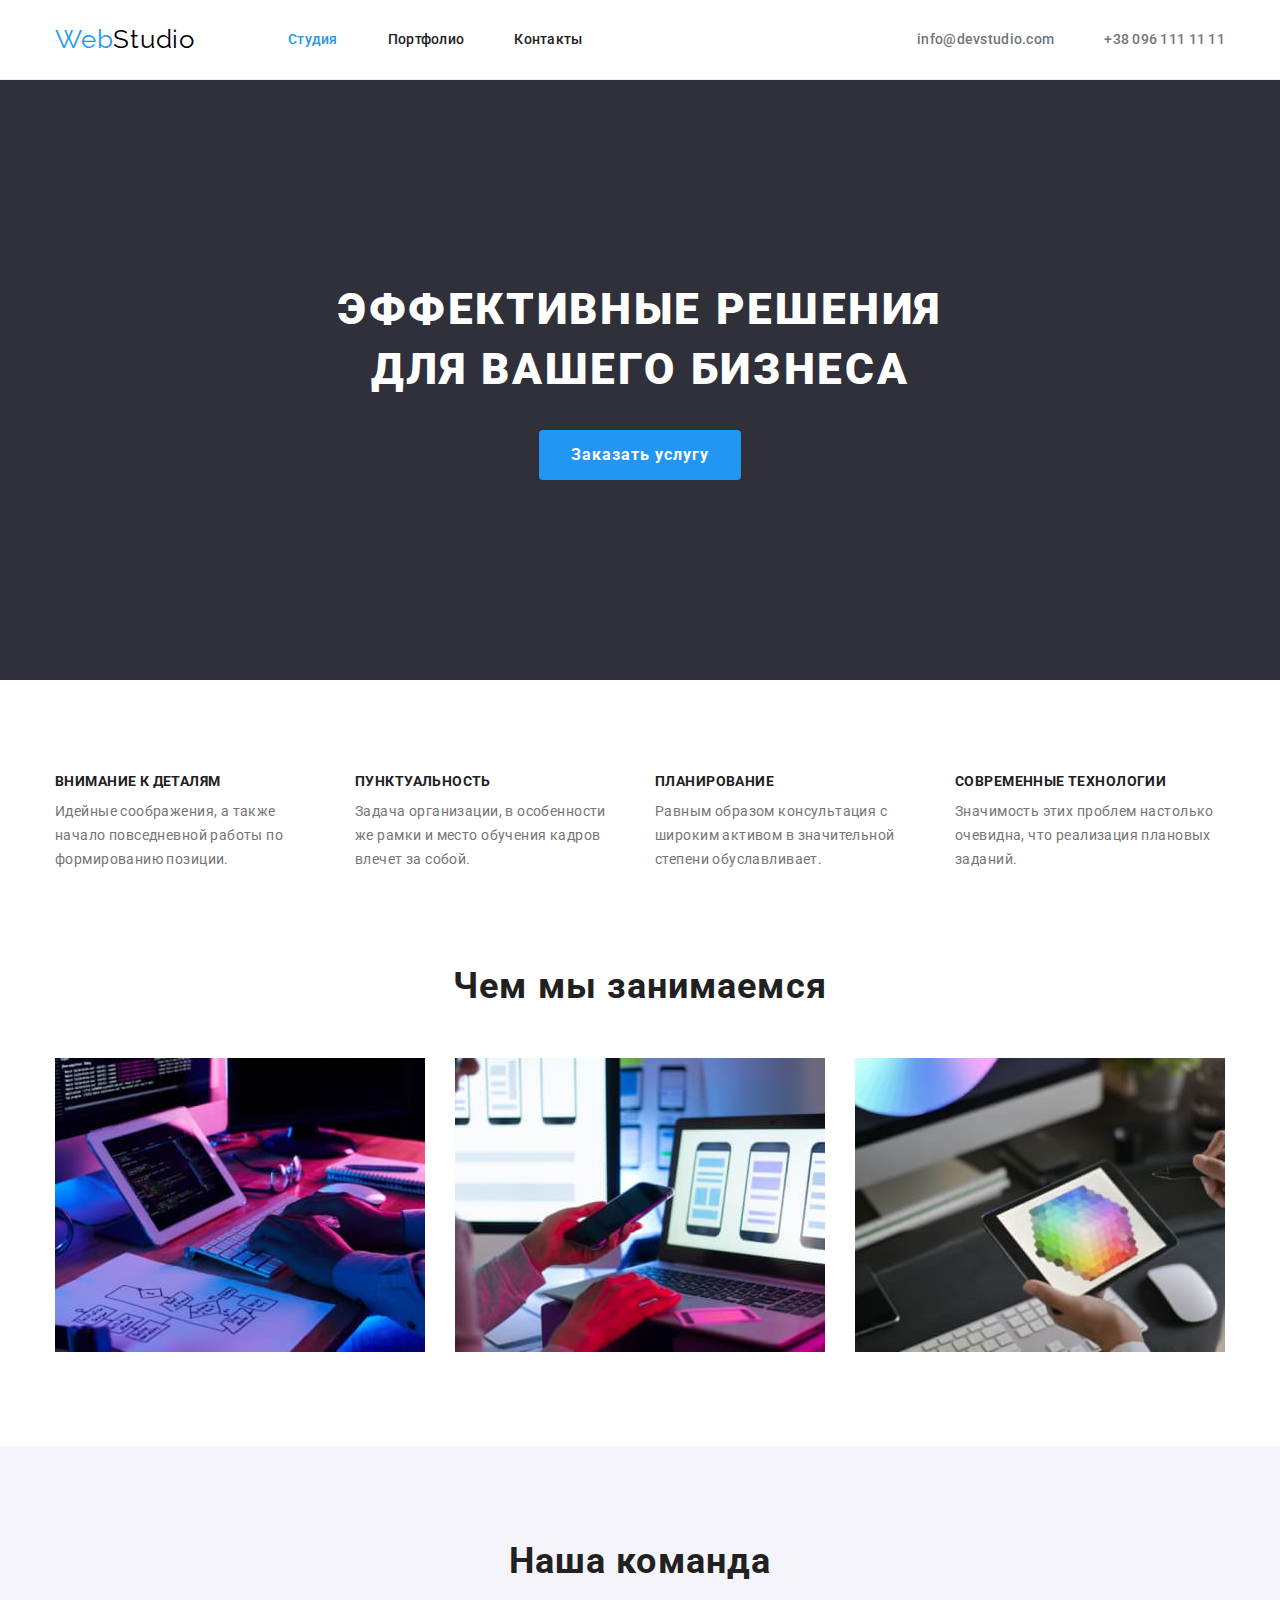
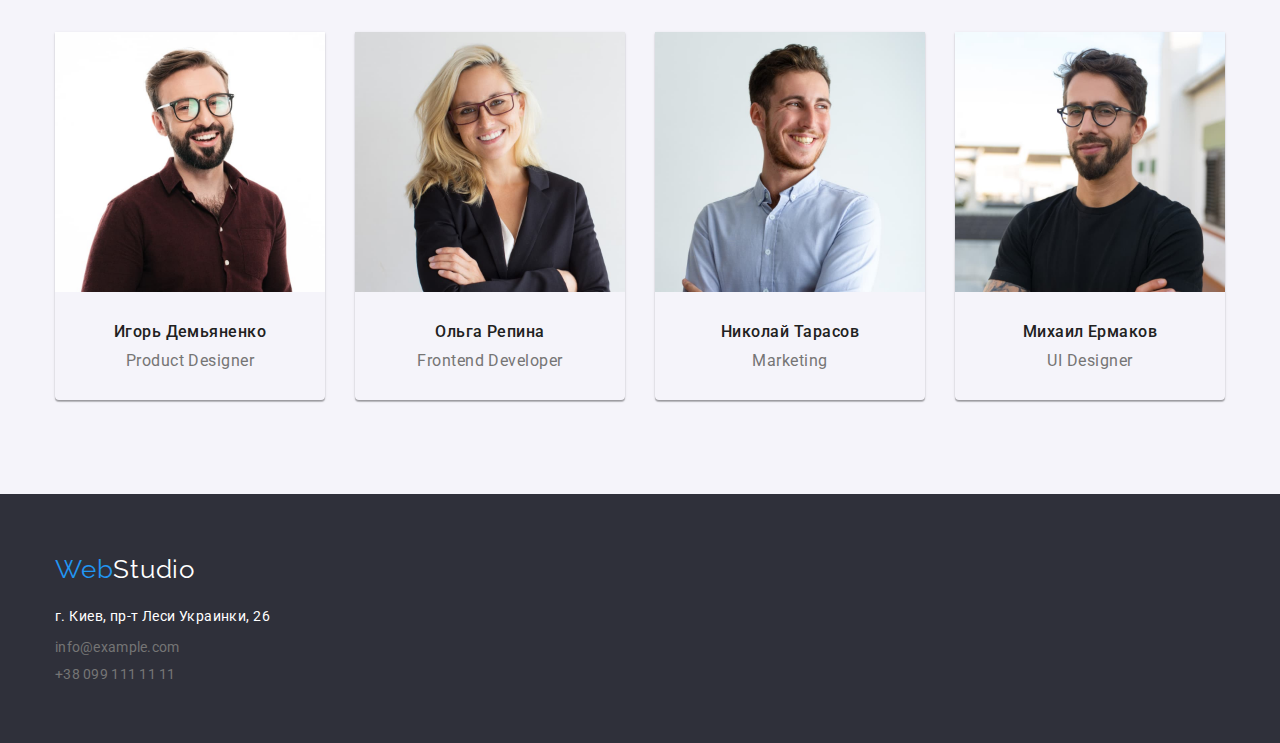
<file: index.html>
<!DOCTYPE html>
<html lang="ru">
<head>
    <meta charset="UTF-8">
    <meta http-equiv="X-UA-Compatible" content="IE=edge">
    <meta name="viewport" content="width=device-width, initial-scale=1.0">
    <title>Студия</title>
    <link rel="preconnect" href="https://fonts.gstatic.com">
    <link href="https://fonts.googleapis.com/css2?family=Raleway:wght@700&family=Roboto:wght@400;500;700;900&display=swap"
        rel="stylesheet">
    <link rel="stylesheet" href="https://cdnjs.cloudflare.com/ajax/libs/modern-normalize/1.0.0/modern-normalize.min.css" />
    <link rel="stylesheet" href="./css/styles.css">
</head>
<body>
<!--HEADER-->
    <header class="header">
        <div class="container header-container">
            <nav class="navigation">
                <a class="logo-link link" href="./index.html" lang=en><span class="logo-part">Web</span>Studio</a>
                <ul class="menu list">
                    <li class="menu-item">
                        <a class="menu-link link current" href="./index.html">Студия</a>
                    </li>
                    <li class="menu-item">
                        <a class="menu-link link" href="./portfolio.html">Портфолио</a>
                    </li>
                    <li class="menu-item">
                        <a class="menu-link link" href="">Контакты</a>
                    </li>
                </ul>
            </nav>
            <ul class="contacts list">
                <li class="contacts-item">
                    <a class="mail-link link" href="mailto:info@devstudio.com">info@devstudio.com</a>
                </li>
                <li class="contacts-item">
                    <a class="tel-link link" href="tel:+38096111111">+38 096 111 11 11</a>
                </li>
            </ul>
        </div>
    </header>
    <main>
<!--HERO-->
        <section class="hero">
            <div class="container">
                <h1 class="hero-title">Эффективные решения <br> для вашего бизнеса</h1>
                <button class="modal-btn btn" type="button">Заказать услугу</button>
            </div>
        </section>

<!--BENEFITS-->
        <section class="benefits-section">
            <div class="container">
                <h2 class="visually-hidden">Преимущества</h2>
                <ul class="benefits list">
                    <li class="benefits-item">
                        <h3 class="benefits-item-title">Внимание к деталям </h3>
                        <p class="benefits-item-description">Идейные соображения, а также начало
                            повседневной работы по формированию позиции.</p>
                    </li>
                    <li class="benefits-item">
                        <h3 class="benefits-item-title">Пунктуальность </h3>
                        <p class="benefits-item-description">Задача организации, в особенности же
                            рамки и место обучения кадров влечет за собой.</p>
                    </li>
                    <li class="benefits-item">
                        <h3 class="benefits-item-title">Планирование </h3>
                        <p class="benefits-item-description">Равным образом консультация с широким
                            активом в значительной степени обуславливает.</p>
                    </li>
                    <li class="benefits-item">
                        <h3 class="benefits-item-title">Современные технологии </h3>
                        <p class="benefits-item-description">Значимость этих проблем настолько очевидна,
                            что реализация плановых заданий.</p>
                    </li>
                </ul>
            </div>
        </section>

<!--PORTFOLIO-->
        <section class="portfolio-section">
            <div class="container">
                <h2 class="section-title">Чем мы занимаемся</h2>
                <ul class="portfolio list">
                    <li class="portfolio-item">
                        <img class="portfolio-item-img" src="./images/what-we-do/img.jpg" alt="Разработчик пишет код" width="370"
                            height="294">
                    </li>
                    <li class="portfolio-item">
                        <img class="portfolio-item-img" src="./images/what-we-do/img-1.jpg" alt="Дизайнер разрабатывает интерфейс"
                            width="370" height="294">
                    </li>
                    <li class="portfolio-item">
                        <img class="portfolio-item-img" src="./images/what-we-do/img-2.jpg" alt="Дизайнер подбирает цвета" width="370"
                            height="294">
                    </li>
                </ul>
            </div>
        </section>

<!--TEAM-->
        <section class="team section">
            <div class="container">
                <h2 class="section-title">Наша команда</h2>
                <ul class="team-list list">
                    <li class="team-item">
                        <img class="team-item-img" src="./images/our-team/ihor.jpg" alt="Игорь Демьяненко" width="270" height="260">
                        <div class="team-description">
                            <h3 class="team-item-title">Игорь Демьяненко</h3>
                            <p class="team-item-description" lang="en">Product Designer</p>
                        </div>  
                    </li>
                    <li class="team-item">
                        <img class="team-item-img" src="./images/our-team/olha.jpg" alt="Ольга Репина" width="270" height="260">
                        <div class="team-description">
                            <h3 class="team-item-title">Ольга Репина</h3>
                            <p class="team-item-description" lang="en">Frontend Developer</p>
                        </div>
                    </li>
                    <li class="team-item">
                        <img class="team-item-img" src="./images/our-team/nick.jpg" alt="Николай Тарасов" width="270" height="260">
                        <div class="team-description">
                            <h3 class="team-item-title">Николай Тарасов</h3>
                            <p class="team-item-description" lang="en">Marketing</p>
                        </div>
                    </li>
                    <li class="team-item">
                        <img class="team-item-img" src="./images/our-team/mike.jpg" alt="Михаил Ермаков" width="270" height="260">
                        <div class="team-description">
                            <h3 class="team-item-title">Михаил Ермаков</h3>
                            <p class="team-item-description" lang="en">UI Designer</p>
                        </div>
                    </li>
                </ul>
            </div>
        </section>
    </main>
<!--FOOTER-->
    <footer class="footer">
        <div class="container footer-container">
            <a class="footer-logo-link link" href="./index.html" lang=en><span class="logo-part">Web</span>Studio</a>
            <address class="address-list">
                <ul class="address-items list">
                    <li class="address-item">
                        <a class="map-link link" href="https://goo.gl/maps/Dh8G3uwG5ZsZuSZK8" target="_blank"
                            rel="noopener noreferrer">г. Киев, пр-т Леси
                            Украинки, 26</a>
                    </li>
                    <li class="address-item">
                        <a class="footer-mail-link link" href="mailto:info@example.com">info@example.com</a>
                    </li>
                    <li class="address-item">
                        <a class="footer-tel-link link" href="tel:+380991111111">+38 099 111 11 11</a>
                    </li>
                </ul>
            </address>
        </div>
    </footer>
</body>
</html>
</file>
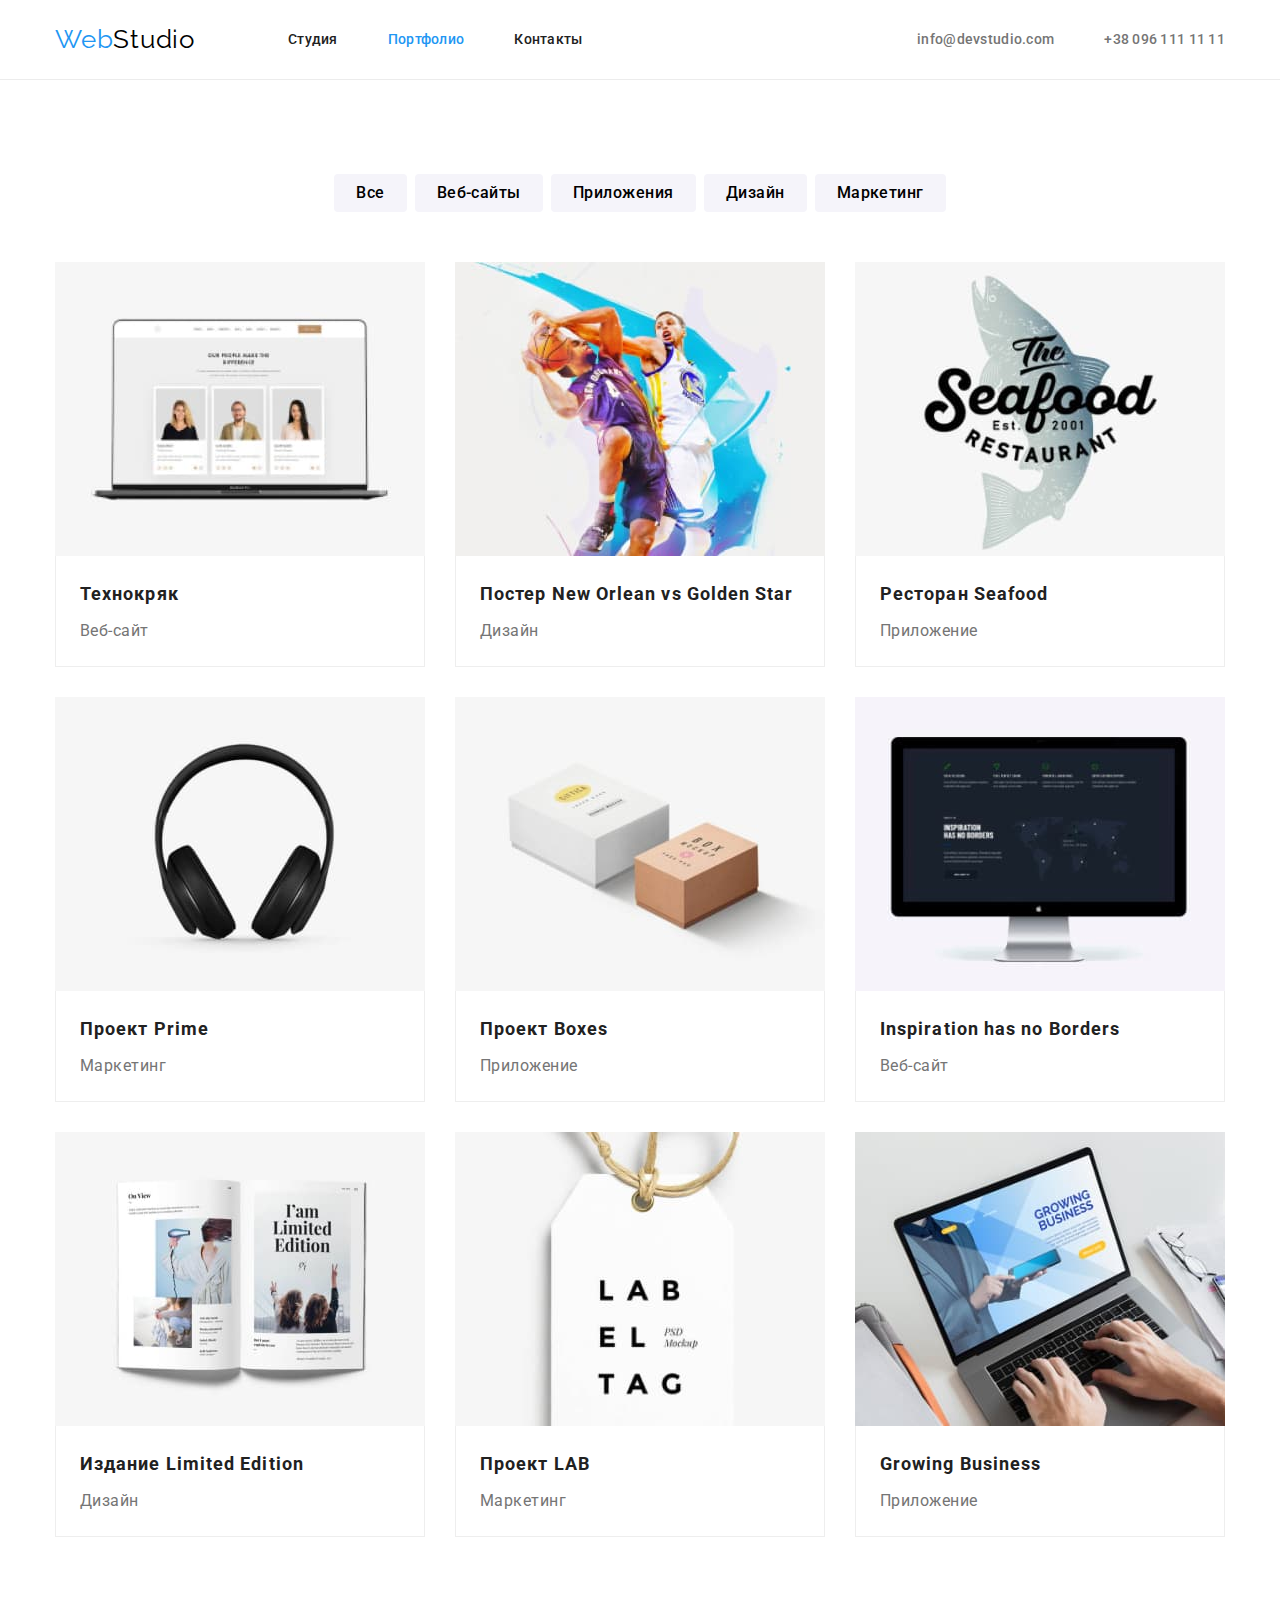
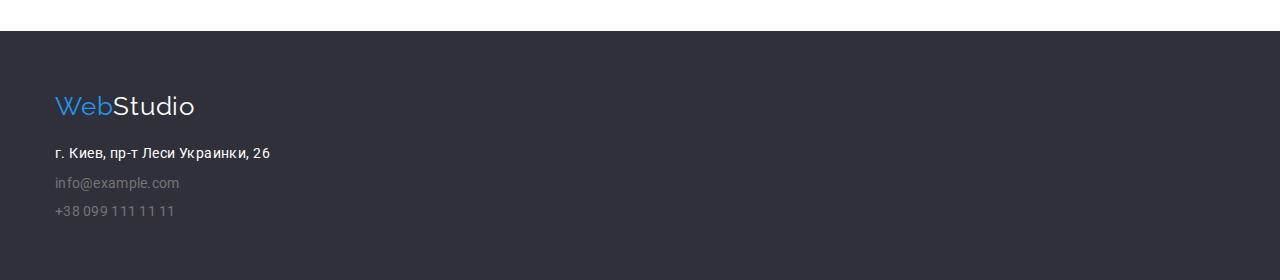
<file: portfolio.html>
<!DOCTYPE html>
<html lang="en">
<head>
    <meta charset="UTF-8">
    <meta http-equiv="X-UA-Compatible" content="IE=edge">
    <meta name="viewport" content="width=device-width, initial-scale=1.0">
    <title>Студия Портфолио</title>
    <link rel="preconnect" href="https://fonts.gstatic.com">
    <link href="https://fonts.googleapis.com/css2?family=Raleway:wght@700&family=Roboto:wght@400;500;700;900&display=swap"
        rel="stylesheet">
    <link rel="stylesheet" href="https://cdnjs.cloudflare.com/ajax/libs/modern-normalize/1.0.0/modern-normalize.min.css" />
    <link rel="stylesheet" href="./css/styles.css">
</head>
<body>
<!--HEADER-->
    <header class="header">
        <div class="container header-container">
            <nav class="navigation">
                <a class="logo-link link" href="./index.html" lang=en><span class="logo-part">Web</span>Studio</a>
                <ul class="menu list">
                    <li class="menu-item">
                        <a class="menu-link link" href="./index.html">Студия</a>
                    </li>
                    <li class="menu-item">
                        <a class="menu-link link current" href="./portfolio.html">Портфолио</a>
                    </li>
                    <li class="menu-item">
                        <a class="menu-link link" href="">Контакты</a>
                    </li>
                </ul>
            </nav>
            <ul class="contacts list">
                <li class="contacts-item">
                    <a class="mail-link link" href="mailto:info@devstudio.com">info@devstudio.com</a>
                </li>
                <li class="contacts-item">
                    <a class="tel-link link" href="tel:+38096111111">+38 096 111 11 11</a>
                </li>
            </ul>
        </div>
    </header>
<!--PORTFOLIO-->
    <section class="section">
        <div class="container">
            <h2 class="visually-hidden"> Портфолио</h2>
            <ul class="filters list">
                <li class="filter-item">
                    <button class="filter-btn btn" type="button">Все</button>
                </li>
                <li class="filter-item">
                    <button class="filter-btn btn" type="button">Веб-сайты</button>
                </li>
                <li class="filter-item">
                    <button class="filter-btn btn" type="button">Приложения</button>
                </li>
                <li class="filter-item">
                    <button class="filter-btn btn" type="button">Дизайн</button>
                </li>
                <li class="filter-item">
                    <button class="filter-btn btn" type="button">Маркетинг</button>
                </li>
            </ul>    
            <ul class="portfolio-page-items list">
            <li class="portfolio-page-item">
                <a class="portfolio-page-card link" href="">
                    <img class="portfolio-page-item-img" src="./images/portfolio-list/technokryak.jpg"
                    alt="Страница сайта на экране ноутбука" width="370" height="294">
                    <div class="portfolio-page-card-dscr">
                        <h3 class="portfolio-page-item-title">Технокряк</h3>
                        <p class="portfolio-page-item-description">Веб-сайт</p>
                    </div>
                </a>
            </li>
            <li class="portfolio-page-item">
                <a class="portfolio-page-card link" href="">
                <img class="portfolio-page-item-img" src="./images/portfolio-list/new-orlean-poster.jpg" alt="Постер" width="370"
                    height="294">
                    <div class="portfolio-page-card-dscr">
                        <h3 class="portfolio-page-item-title">Постер <span lang=en>New Orlean vs Golden Star</span></h3>
                        <p class="portfolio-page-item-description">Дизайн</p>
                    </div>
                </a>
            </li>
            <li class="portfolio-page-item">
                <a class="portfolio-page-card link" href="">
                    <img class="portfolio-page-item-img" src="./images/portfolio-list/restraunt-seafood.jpg" alt="Логотип ресторана"
                    width="370" height="294">
                    <div class="portfolio-page-card-dscr">
                        <h3 class="portfolio-page-item-title">Ресторан <span lang=en>Seafood</span></h3>
                        <p class="portfolio-page-item-description">Приложение</p>
                    </div>
                </a>
            </li>
            <li class="portfolio-page-item">
                <a class="portfolio-page-card link" href="">
                    <img class="portfolio-page-item-img" src="./images/portfolio-list/project-prime.jpg" alt="Наушники" width="370"
                    height="294">
                    <div class="portfolio-page-card-dscr">
                        <h3 class="portfolio-page-item-title">Проект <span lang=en>Prime</span></h3>
                        <p class="portfolio-page-item-description">Маркетинг</p>
                    </div>
                </a>
            </li>
            <li class="portfolio-page-item">
                <a class="portfolio-page-card link" href="">
                    <img class="portfolio-page-item-img" src="./images/portfolio-list/project-boxes.jpg" alt="Коробки" width="370"
                    height="294">
                    <div class="portfolio-page-card-dscr">
                        <h3 class="portfolio-page-item-title">Проект <span lang=en>Boxes</span></h3>
                        <p class="portfolio-page-item-description">Приложение</p>
                    </div>
                </a>
            </li>
            <li class="portfolio-page-item">
                <a class="portfolio-page-card link" href="">
                    <img class="portfolio-page-item-img" src="./images/portfolio-list/inspiration.jpg" alt="Страница сайта на монитрое"
                    width="370" height="294">
                    <div class="portfolio-page-card-dscr">
                        <h3 class="portfolio-page-item-title" lang=en>Inspiration has no Borders</h3>
                        <p class="portfolio-page-item-description">Веб-сайт</p>
                    </div>
                </a>
            </li>
            <li class="portfolio-page-item">
                <a class="portfolio-page-card link" href="">
                    <img class="portfolio-page-item-img" src="./images/portfolio-list/limited-edition.jpg" alt="Разворот журнала"
                    width="370" height="294">
                    <div class="portfolio-page-card-dscr">
                        <h3 class="portfolio-page-item-title">Издание <span lang=en>Limited Edition</span></h3>
                        <p class="portfolio-page-item-description">Дизайн</p>
                    </div>
                </a>
            </li>
            <li class="portfolio-page-item">
                <a class="portfolio-page-card link" href="">
                    <img class="portfolio-page-item-img" src="./images/portfolio-list/project-lab.jpg" alt="Логотип проекта" width="370"
                    height="294">
                    <div class="portfolio-page-card-dscr">
                        <h3 class="portfolio-page-item-title">Проект <span lang=en>LAB</span></h3>
                        <p class="portfolio-page-item-description">Маркетинг</p>
                    </div>
                </a>
            </li>
            <li class="portfolio-page-item">
                <a class="portfolio-page-card link" href="">
                    <img class="portfolio-page-item-img" src="./images/portfolio-list/growing-bussiness.jpg"
                    alt="Реклама приложения на экране ноутбука" width="370" height="294">
                    <div class="portfolio-page-card-dscr">
                        <h3 class="portfolio-page-item-title" lang=en>Growing Business</h3>
                        <p class="portfolio-page-item-description">Приложение</p>
                    </div>
                </a>
            </li>
            </ul>
        </div>

    </section>
<!--FOOTER-->
    <footer class="footer">
        <div class="container footer-container">
            <a class="footer-logo-link link" href="./index.html" lang=en><span class="logo-part">Web</span>Studio</a>
            <address>
                <ul class="address-items list">
                    <li class="address-item">
                        <a class="map-link link" href="https://goo.gl/maps/Dh8G3uwG5ZsZuSZK8" target="_blank"
                            rel="noopener noreferrer">г. Киев, пр-т Леси
                            Украинки, 26</a>
                    </li>
                    <li class="address-item">
                        <a class="footer-mail-link link" href="mailto:info@example.com">info@example.com</a>
                    </li>
                    <li class="address-item">
                        <a class="footer-tel-link link" href="tel:+380991111111">+38 099 111 11 11</a>
                    </li>
                </ul>
            </address>
        </div>
    </footer>
</body>
</html>
</file>
<file: css/styles.css>
:root {
  --accent-color: #2196f3;
  --main-color: #212121;
  --secondary-color: #757575;
  --contrast-color: #ffffff;
  --background-color: #2f303a;
  --main-font: 'Roboto', sans-serif;
  --secondary-font: 'Raleway', sans-serif;
}

h1,
h2,
h3,
h4,
h5,
h6,
p {
  margin-top: 0;
  margin-bottom: 0;
}

ul,
ol {
  margin-top: 0;
  margin-bottom: 0;
  padding-left: 0;
}

img {
  display: block;
}

.list {
  list-style: none;
}
.link {
  text-decoration: none;
  display: inline-block;
}

.container {
  width: 1200px;
  padding-left: 15px;
  padding-right: 15px;
  margin: 0 auto;
}

body {
  font-family: var(--main-font);
  color: var(--main-color);
}

/*---------COMPONENTS---------*/
.logo-part {
  color: var(--accent-color);
}
.section-title {
  font-size: 36px;
  line-height: 1.17;
  text-align: center;
  letter-spacing: 0.03em;
  margin-bottom: 50px;
}

.menu-link.current {
  color: var(--accent-color);
}

.section {
  padding-top: 94px;
  padding-bottom: 94px;
}

.btn {
  border: none;
  cursor: pointer;
  border-radius: 4px;
}

.visually-hidden {
  position: absolute;
  width: 1px;
  height: 1px;
  margin: -1px;
  border: 0;
  padding: 0;

  white-space: nowrap;
  clip-path: inset(100%);
  clip: rect(0 0 0 0);
  overflow: hidden;
}
/*---------END COMPONENTS---------*/

/*---------HEADER---------*/

.header {
  border-bottom: 1px solid #ececec;
  padding-top: 24px;
  padding-bottom: 24px;
}

.header-container {
  display: flex;
}

.navigation {
  display: flex;
  align-items: center;
}

.menu {
  display: flex;
}

.contacts {
  display: flex;
  align-items: center;
  margin-left: auto;
}

.logo-link {
  font-family: var(--secondary-font);
  font-size: 26px;
  line-height: 1.19;
  letter-spacing: 0.03em;
  color: #000000;
  margin-right: 93px;
}

.menu-item:not(:last-child) {
  margin-right: 50px;
}

.contacts-item:not(:last-child) {
  margin-right: 50px;
}

.menu-link {
  font-weight: 500;
  font-size: 14px;
  line-height: 1.14;
  letter-spacing: 0.02em;
  color: var(--main-color);
}

.menu-link:hover,
.menu-link:focus {
  color: var(--accent-color);
}

.address-list {
  font-style: normal;
}

.mail-link {
  font-weight: 500;
  font-size: 14px;
  line-height: 1.14;
  letter-spacing: 0.02em;
  color: var(--secondary-color);
}

.mail-link:hover,
.mail-link:focus {
  color: var(--accent-color);
}

.tel-link {
  font-weight: 500;
  font-size: 14px;
  line-height: 1.14;
  letter-spacing: 0.02em;
  color: var(--secondary-color);
}

.tel-link:hover,
.tel-link:focus {
  color: var(--accent-color);
}

/*---------END HEADER---------*/

/*---------HERO---------*/

.hero {
  background-color: var(--background-color);
  padding-top: 200px;
  padding-bottom: 200px;
  text-align: center;
}
.hero-title {
  font-weight: 900;
  font-size: 44px;
  line-height: 1.36;
  letter-spacing: 0.06em;
  text-transform: uppercase;
  color: var(--contrast-color);
  margin-bottom: 30px;
}
.modal-btn {
  font-weight: 700;
  font-size: 16px;
  line-height: 1.88;
  letter-spacing: 0.06em;
  background-color: var(--accent-color);
  color: var(--contrast-color);
  padding: 10px 32px;
}

.modal-btn:hover {
  background-color: #188ce8;
}

/*---------END HERO---------*/

/*---------BENEFITS---------*/

.benefits-section {
  padding-top: 94px;
  padding-bottom: 47px;
}

.benefits {
  display: flex;
}

.benefits-item {
  width: 270px;
}

.benefits-item:not(:last-child) {
  margin-right: 30px;
}

.benefits-item-title {
  font-size: 14px;
  line-height: 1.14;
  letter-spacing: 0.03em;
  text-transform: uppercase;
  margin-bottom: 10px;
}
.benefits-item-description {
  font-size: 14px;
  line-height: 1.71;
  letter-spacing: 0.03em;
  color: var(--secondary-color);
}

/*---------END BENEFITS---------*/

/*---------PORTFOLIO---------*/

.portfolio-section {
  padding-top: 47px;
  padding-bottom: 94px;
}

.portfolio {
  display: flex;
  align-items: center;
  margin-left: -30px;
  margin-top: -30px;
}

.portfolio-item {
  flex-basis: calc((100% - 90px) / 3);
  margin-left: 30px;
  margin-top: 30px;
}

/*---------END PORTFOLIO---------*/

/*---------TEAM---------*/

.team {
  background: #f5f4fa;
}

.team-list {
  display: flex;
  margin-left: -30px;
  margin-top: -30px;
}

.team-item {
  /*  flex-basis: calc((100% - 120px) / 4);*/
  flex-basis: calc(100% - 4) / 30px);
  margin-left: 30px;
  margin-top: 30px;
  box-shadow: 0px 1px 3px rgba(0, 0, 0, 0.12), 0px 1px 1px rgba(0, 0, 0, 0.14),
    0px 2px 1px rgba(0, 0, 0, 0.2);
  border-radius: 0px 0px 4px 4px;
}

.team-item-title {
  font-weight: 500;
  font-size: 16px;
  line-height: 1.19;
  text-align: center;
  letter-spacing: 0.03em;
  margin-bottom: 10px;
}
.team-item-description {
  font-size: 16px;
  line-height: 1.19;
  text-align: center;
  letter-spacing: 0.03em;
  color: var(--secondary-color);
}

.team-description {
  padding-top: 30px;
  padding-bottom: 30px;
}

/*---------END TEAM---------*/

/*---------FOOTER---------*/
.footer {
  background-color: var(--background-color);
  padding-top: 60px;
  padding-bottom: 60px;
}
.footer-logo-link {
  font-family: var(--secondary-font);
  font-size: 26px;
  line-height: 1.19;
  letter-spacing: 0.03em;
  color: var(--contrast-color);
  margin-bottom: 20px;
}
.map-link {
  font-style: normal;
  font-size: 14px;
  line-height: 1.71;
  letter-spacing: 0.03em;
  color: var(--contrast-color);
}
.map-link:hover,
.map-link:focus {
  color: var(--accent-color);
}
.footer-mail-link {
  font-style: normal;
  font-size: 14px;
  line-height: 1.14;
  letter-spacing: 0.02em;
  color: var(--secondary-color);
}
.footer-mail-link:hover,
.footer-mail-link:focus {
  color: var(--accent-color);
}
.footer-tel-link {
  font-style: normal;
  font-size: 14px;
  line-height: 1.14;
  letter-spacing: 0.02em;
  color: var(--secondary-color);
}
.footer-tel-link:hover,
.footer-tel-link:focus {
  color: var(--accent-color);
}

.address-item:not(:last-child) {
  margin-bottom: 9px;
}
/*---------END FOOTER---------*/

/*---------PORTFOLIO PAGE---------*/

.filters {
  display: flex;
  justify-content: center;
  margin-bottom: 50px;
}

.filters .filter-item + .filter-item {
  margin-left: 8px;
}

.filter-btn {
  font-weight: 500;
  font-size: 16px;
  line-height: 1.62;
  text-align: center;
  letter-spacing: 0.03em;
  background-color: #f5f4fa;
  padding: 6px 22px;
}
.filter-btn:hover,
.filter-btn:focus {
  color: var(--contrast-color);
  background-color: var(--accent-color);
  box-shadow: 0px 3px 1px rgba(0, 0, 0, 0.1), 0px 1px 2px rgba(0, 0, 0, 0.08),
    0px 2px 2px rgba(0, 0, 0, 0.12);
}

.portfolio-page-items {
  display: flex;
  flex-wrap: wrap;
  margin-left: -30px;
  margin-top: -30px;
}

.portfolio-page-item {
  /*flex-basis: calc(100% - 3) / 30px);*/
  flex-basis: calc((100% - 90px) / 3);
  margin-top: 30px;
  margin-left: 30px;
}

.portfolio-page-card-dscr {
  background: var(--contrast-color);
  border: 1px solid #eeeeee;
  border-top: none;
  padding: 20px 24px;
}

.portfolio-page-item-title {
  color: var(--main-color);
  font-weight: 700;
  font-size: 18px;
  line-height: 2;
  letter-spacing: 0.06em;
  margin-bottom: 4px;
}
.portfolio-page-item-description {
  font-size: 16px;
  line-height: 1.87;
  letter-spacing: 0.03em;
  color: var(--secondary-color);
}

/*---------END PORTFOLIO PAGE---------*/
</file>
